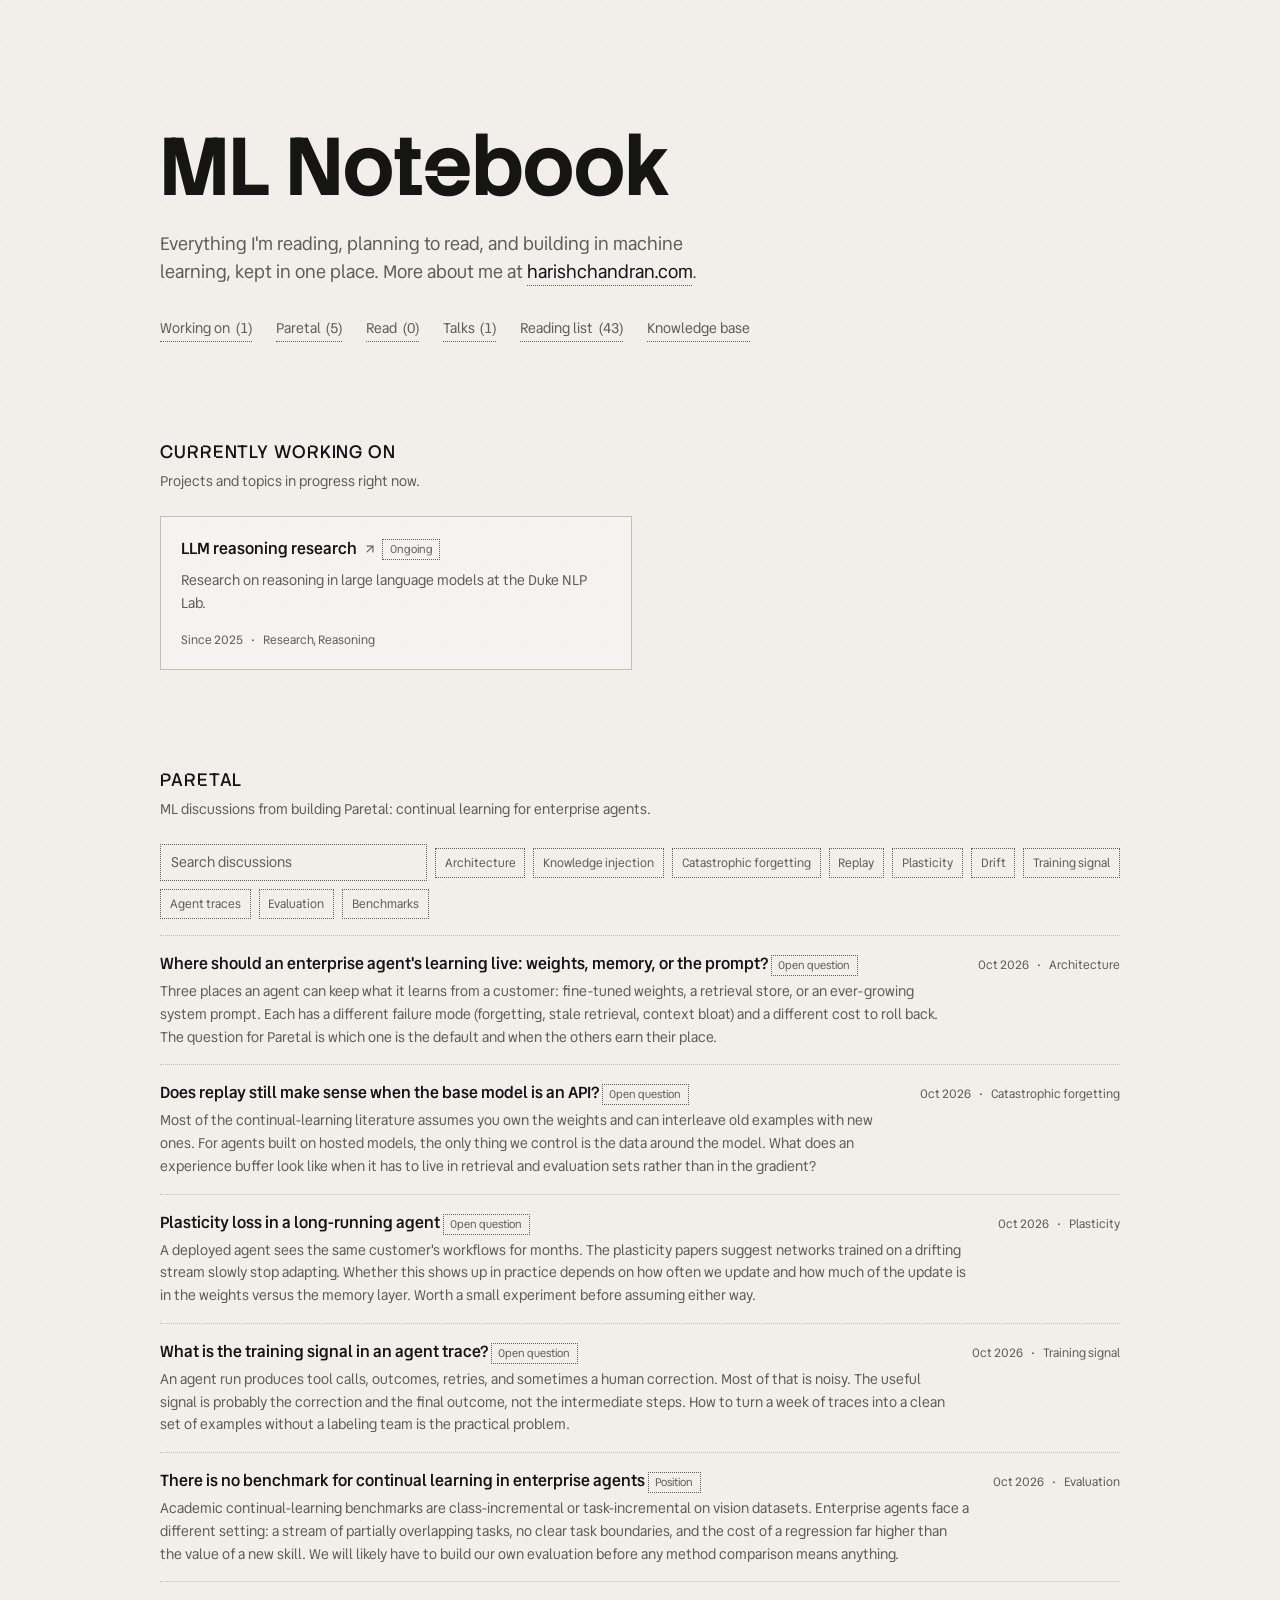
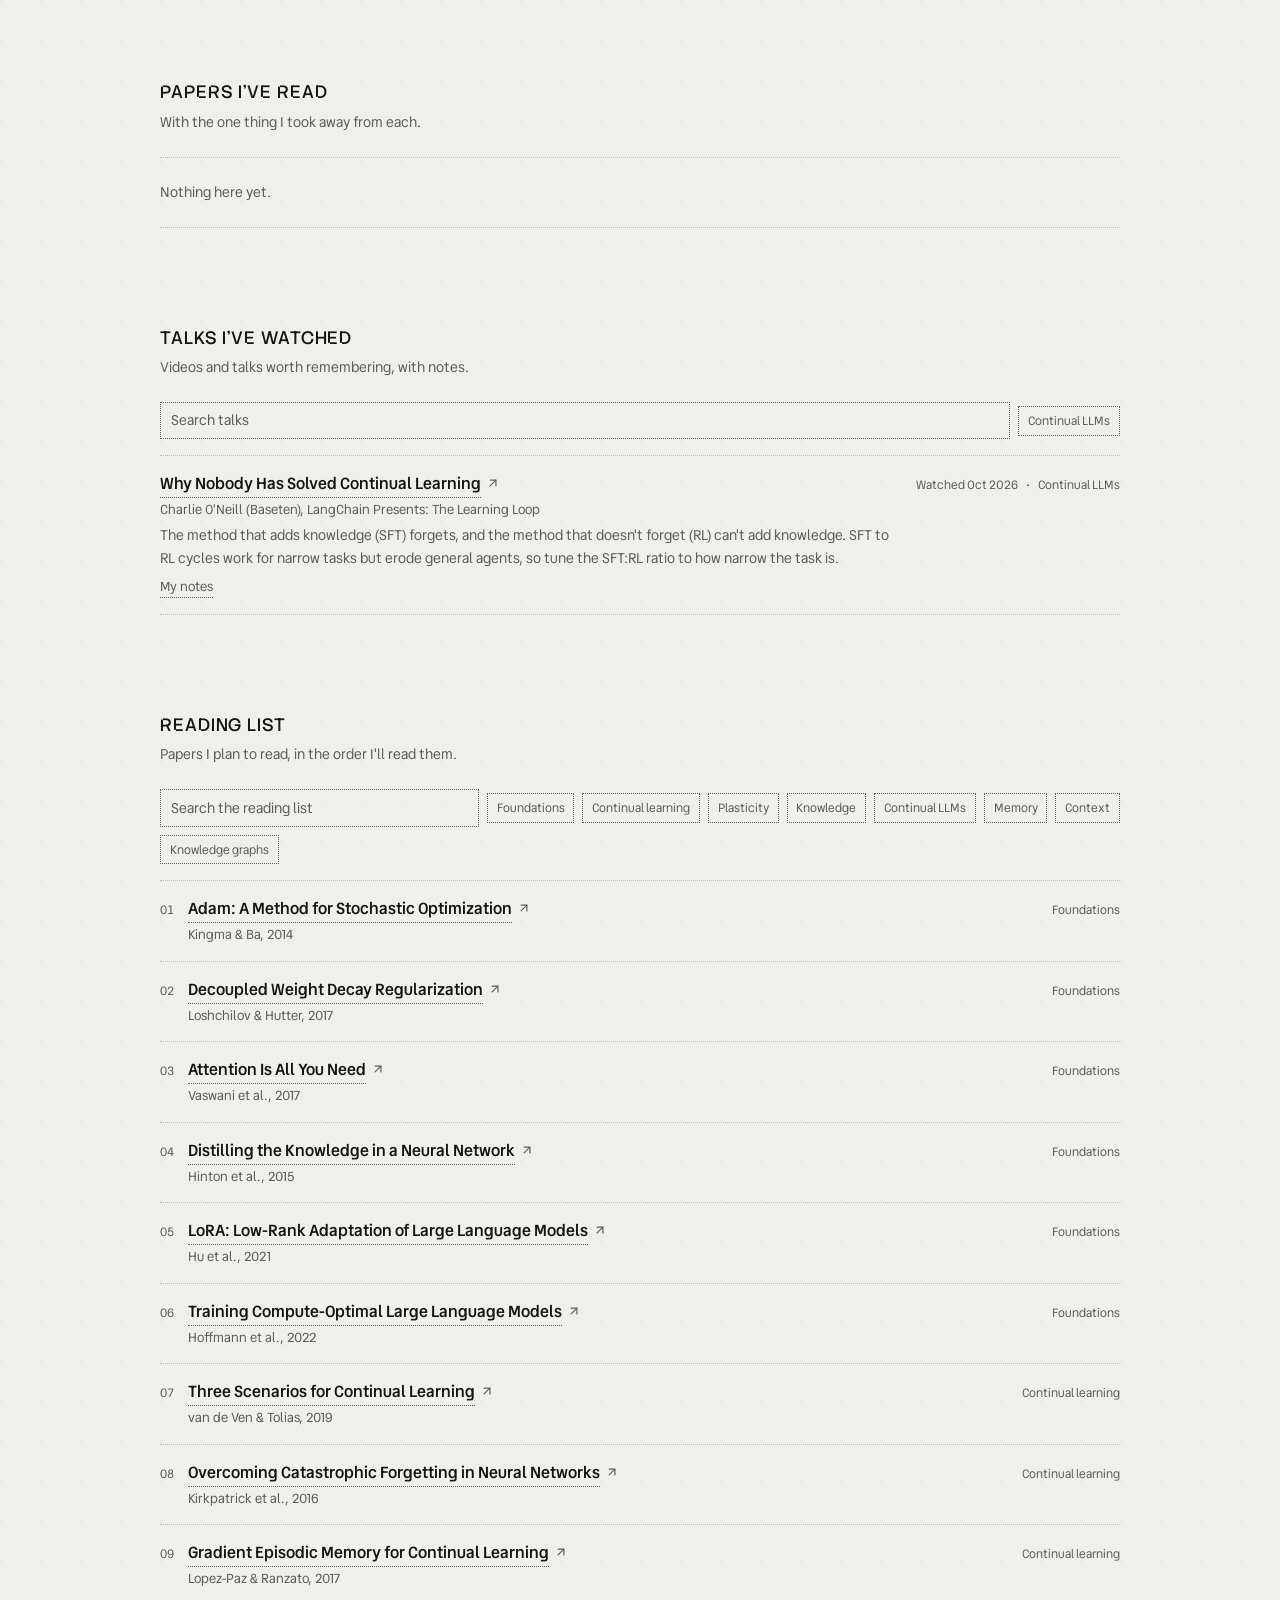
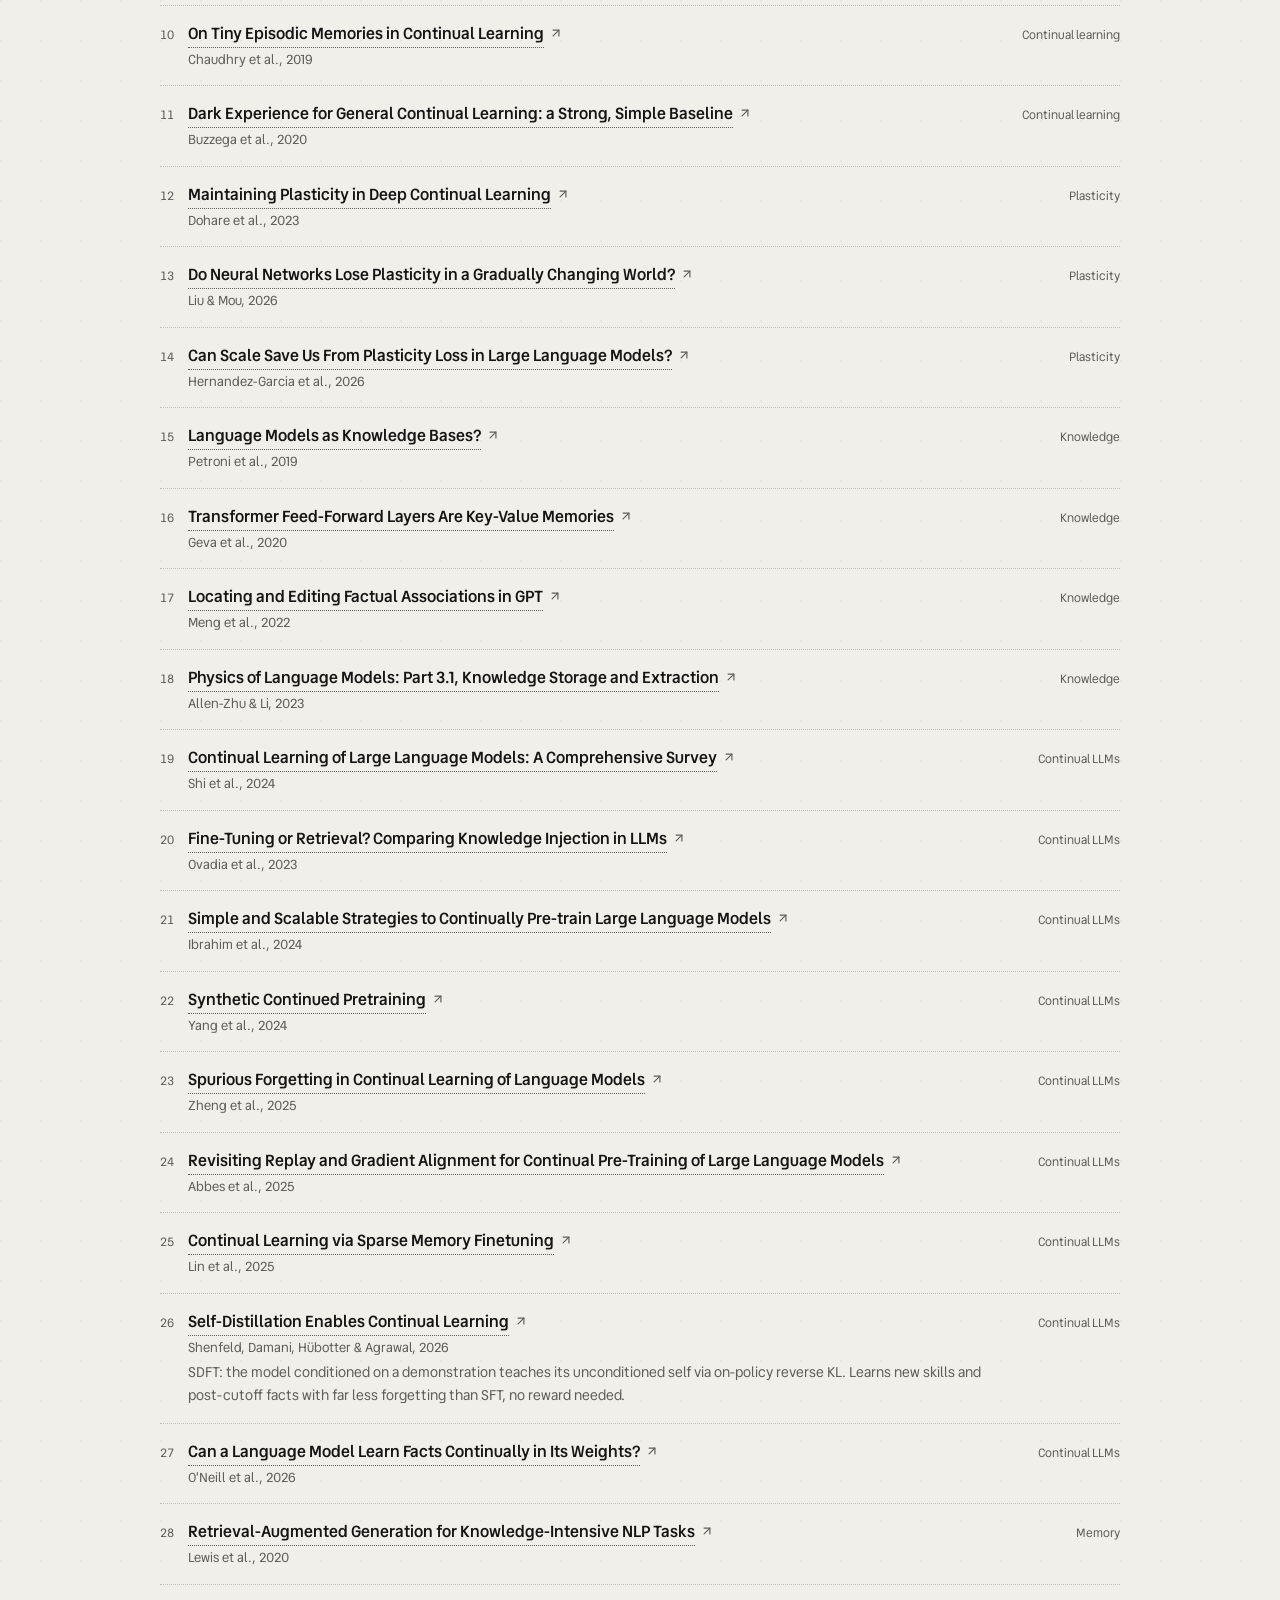
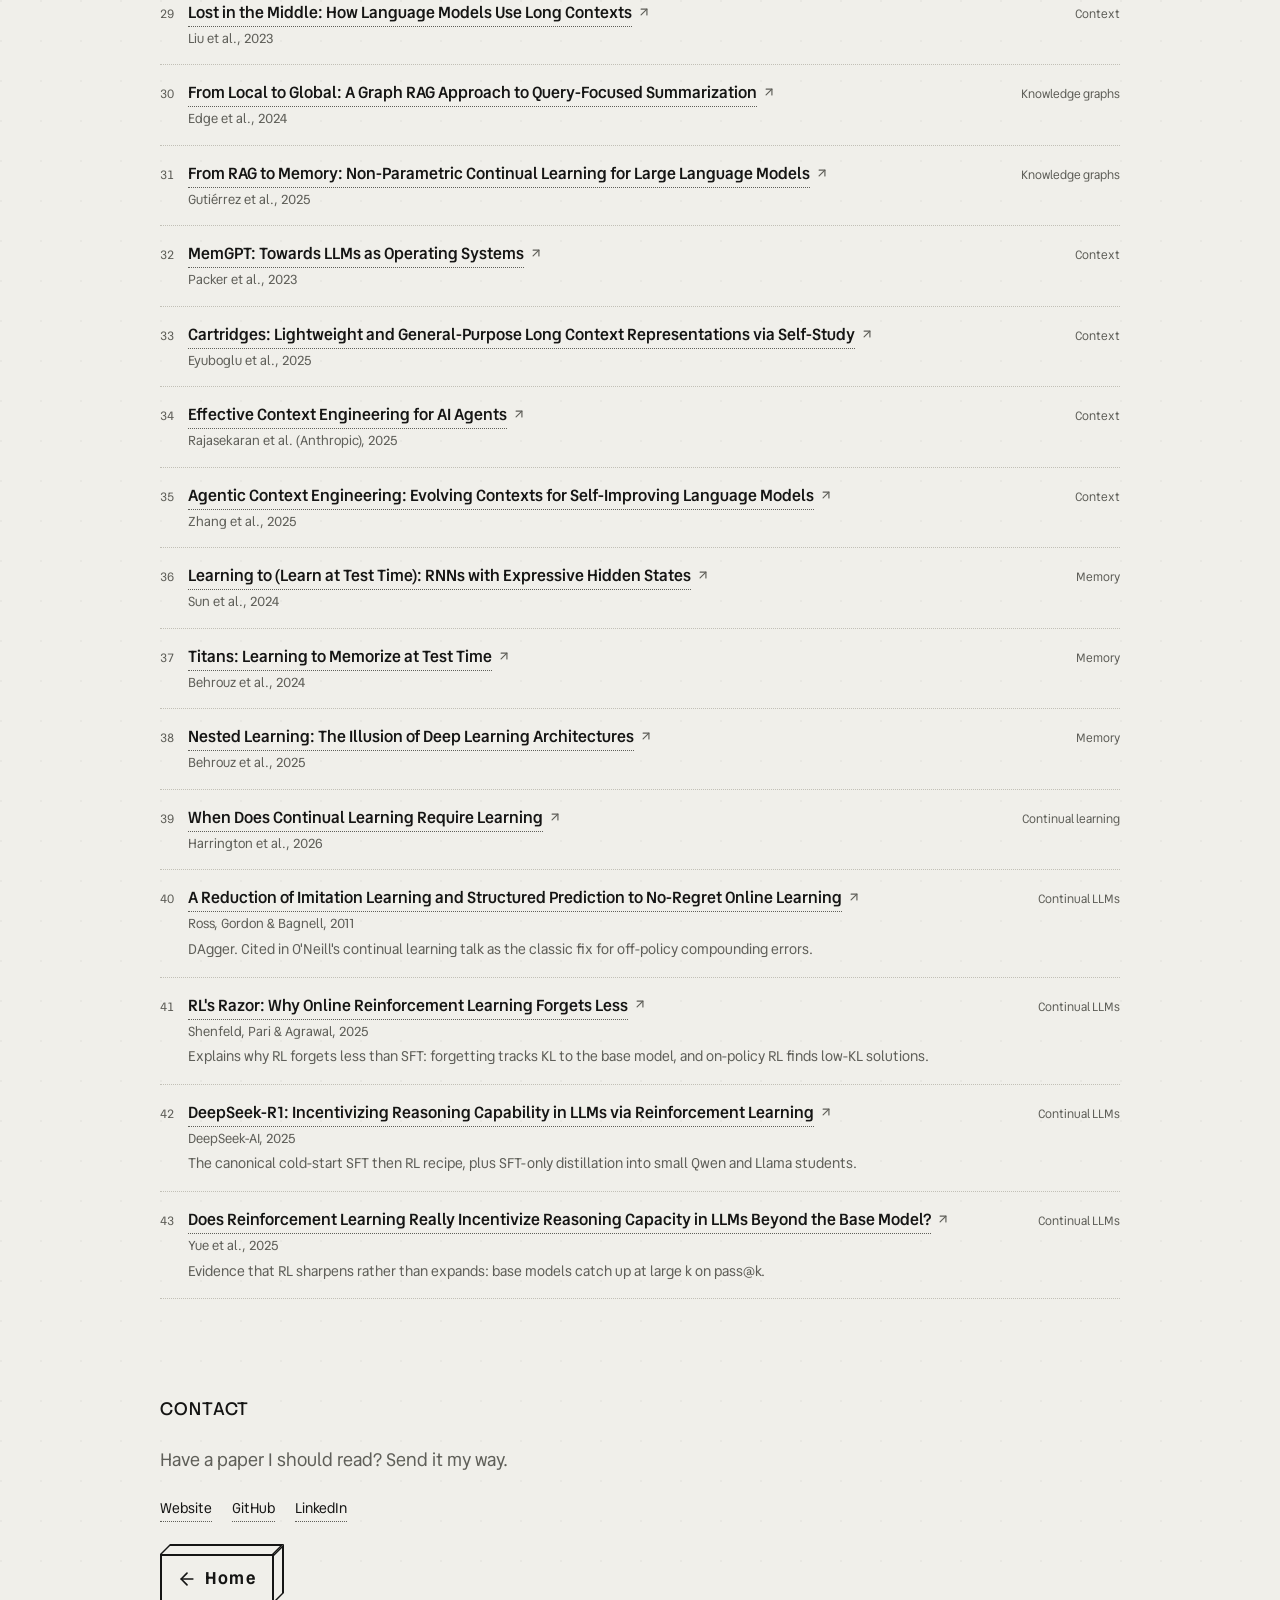
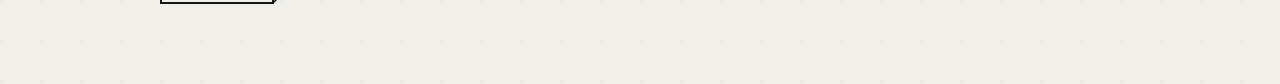
<file: index.html>
<!doctype html>
<html lang="en">
  <head>
    <meta charset="utf-8" />
    <meta name="viewport" content="width=device-width, initial-scale=1" />
    <title>ML Notebook | Harish Chandran</title>
    <meta
      name="description"
      content="Papers Harish Chandran has read, papers on the reading list, the machine learning work in progress, and discussion notes on continual learning for enterprise agents at Paretal."
    />
    <script>
      // Set the theme before paint to avoid a flash.
      (function () {
        var theme = null;
        try {
          theme = localStorage.getItem("theme");
        } catch (e) {}
        if (!theme) {
          theme = window.matchMedia("(prefers-color-scheme: dark)").matches ? "dark" : "light";
        }
        if (theme === "dark") document.documentElement.classList.add("dark");
      })();
    </script>
    <link rel="preconnect" href="https://fonts.googleapis.com" />
    <link rel="preconnect" href="https://fonts.gstatic.com" crossorigin />
    <link
      rel="stylesheet"
      href="https://fonts.googleapis.com/css2?family=Stack+Sans+Notch:wght@400;700&family=Vend+Sans:wght@400;500;600;700&display=swap"
    />
    <link rel="stylesheet" href="assets/style.css" />
  </head>
  <body>
    <button class="theme-toggle" type="button" aria-label="Toggle dark mode">
      <svg class="icon-moon" viewBox="0 0 24 24" fill="none" stroke="currentColor" stroke-width="2" stroke-linecap="round" stroke-linejoin="round" aria-hidden="true">
        <path d="M12 3a6 6 0 0 0 9 9 9 9 0 1 1-9-9Z" />
      </svg>
      <svg class="icon-sun" viewBox="0 0 24 24" fill="none" stroke="currentColor" stroke-width="2" stroke-linecap="round" stroke-linejoin="round" aria-hidden="true">
        <circle cx="12" cy="12" r="4" />
        <path d="M12 2v2M12 20v2M4.93 4.93l1.41 1.41M17.66 17.66l1.41 1.41M2 12h2M20 12h2M6.34 17.66l-1.41 1.41M19.07 4.93l-1.41 1.41" />
      </svg>
    </button>

    <main>
      <div class="grid-bg"></div>

      <div class="container">
        <header class="hero fade">
          <h1>ML Notebook</h1>
          <p>
            Everything I'm reading, planning to read, and building in machine learning, kept in one place.
            More about me at <a href="https://harishchandran.com">harishchandran.com</a>.
          </p>
          <nav class="jump" aria-label="Sections">
            <a href="#working-on">Working on<span class="count" data-count="working-on"></span></a>
            <a href="#paretal">Paretal<span class="count" data-count="paretal"></span></a>
            <a href="#read">Read<span class="count" data-count="read"></span></a>
            <a href="#talks">Talks<span class="count" data-count="talks"></span></a>
            <a href="#to-read">Reading list<span class="count" data-count="to-read"></span></a>
            <a href="kb.html">Knowledge base</a>
          </nav>
        </header>

        <section id="working-on" class="fade" style="animation-delay: 0.1s">
          <div class="section-head">
            <div>
              <h2>Currently working on</h2>
              <p class="section-sub">Projects and topics in progress right now.</p>
            </div>
          </div>
          <div class="cards" data-list="working-on"></div>
        </section>

        <section id="paretal" class="fade" style="animation-delay: 0.2s">
          <div class="section-head">
            <div>
              <h2>Paretal</h2>
              <p class="section-sub">
                ML discussions from building <a href="https://paretal.com">Paretal</a>: continual learning for enterprise agents.
              </p>
            </div>
          </div>
          <div class="filters" data-filters="paretal">
            <input class="search" type="search" placeholder="Search discussions" aria-label="Search Paretal discussions" />
          </div>
          <ul class="rows" data-list="paretal"></ul>
        </section>

        <section id="read" class="fade" style="animation-delay: 0.3s">
          <div class="section-head">
            <div>
              <h2>Papers I've read</h2>
              <p class="section-sub">With the one thing I took away from each.</p>
            </div>
          </div>
          <div class="filters" data-filters="read">
            <input class="search" type="search" placeholder="Search title, author, takeaway" aria-label="Search papers I've read" />
          </div>
          <ul class="rows" data-list="read"></ul>
        </section>

        <section id="talks" class="fade" style="animation-delay: 0.35s">
          <div class="section-head">
            <div>
              <h2>Talks I've watched</h2>
              <p class="section-sub">Videos and talks worth remembering, with notes.</p>
            </div>
          </div>
          <div class="filters" data-filters="talks">
            <input class="search" type="search" placeholder="Search talks" aria-label="Search talks I've watched" />
          </div>
          <ul class="rows" data-list="talks"></ul>
        </section>

        <section id="to-read" class="fade" style="animation-delay: 0.4s">
          <div class="section-head">
            <div>
              <h2>Reading list</h2>
              <p class="section-sub">Papers I plan to read, in the order I'll read them.</p>
            </div>
          </div>
          <div class="filters" data-filters="to-read">
            <input class="search" type="search" placeholder="Search the reading list" aria-label="Search the reading list" />
          </div>
          <ul class="rows" data-list="to-read"></ul>
        </section>

        <footer>
          <h2>Contact</h2>
          <p>Have a paper I should read? Send it my way.</p>
          <div class="links">
            <a href="https://harishchandran.com">Website</a>
            <a href="https://github.com/h-chandran">GitHub</a>
            <a href="https://linkedin.com/in/harish-chandran-usa">LinkedIn</a>
          </div>
          <a class="btn cube" href="https://harishchandran.com" aria-label="Back to harishchandran.com">
            <div class="bg-top"><div class="bg-inner"></div></div>
            <div class="bg-right"><div class="bg-inner"></div></div>
            <div class="bg"><div class="bg-inner"></div></div>
            <div class="text">
              <svg viewBox="0 0 24 24" fill="none" stroke="currentColor" stroke-width="2" stroke-linecap="round" stroke-linejoin="round" aria-hidden="true">
                <path d="m12 19-7-7 7-7" />
                <path d="M19 12H5" />
              </svg>
              Home
            </div>
          </a>
        </footer>
      </div>
    </main>

    <script src="assets/app.js"></script>
  </body>
</html>
</file>
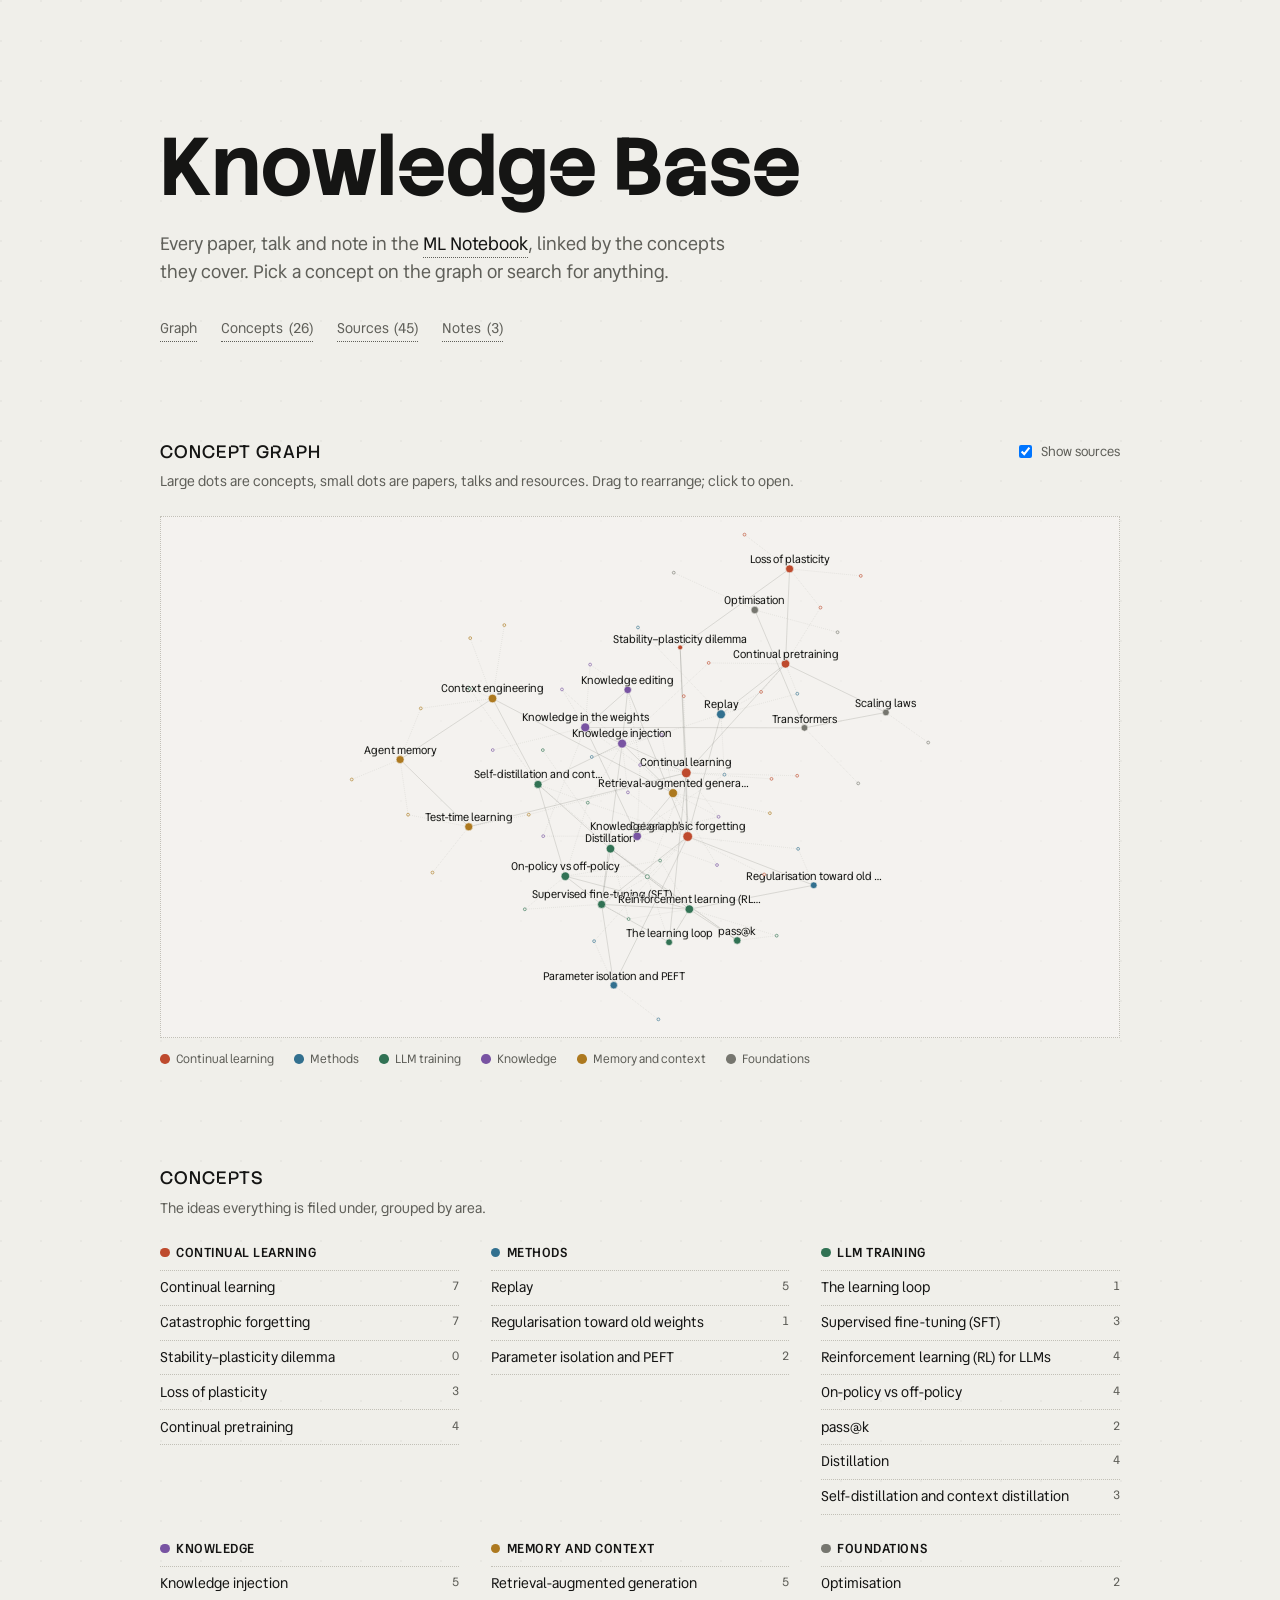
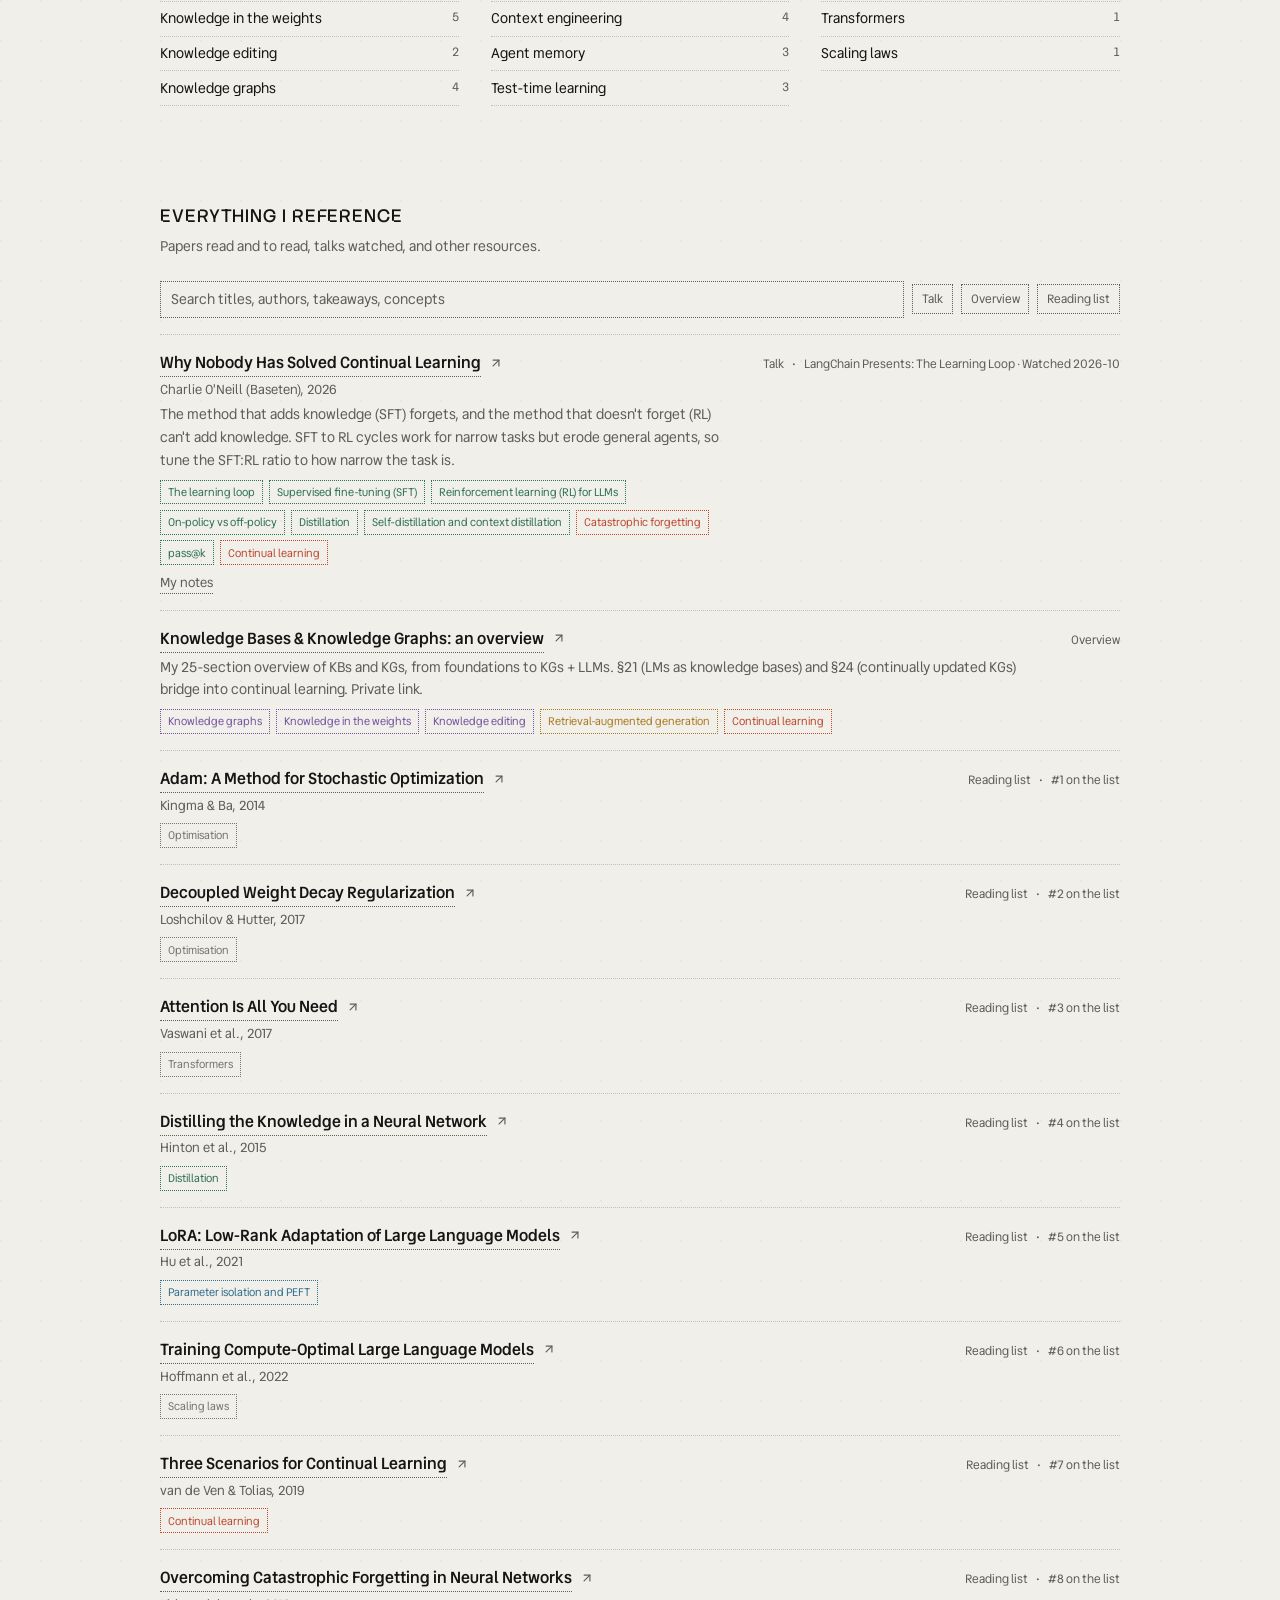
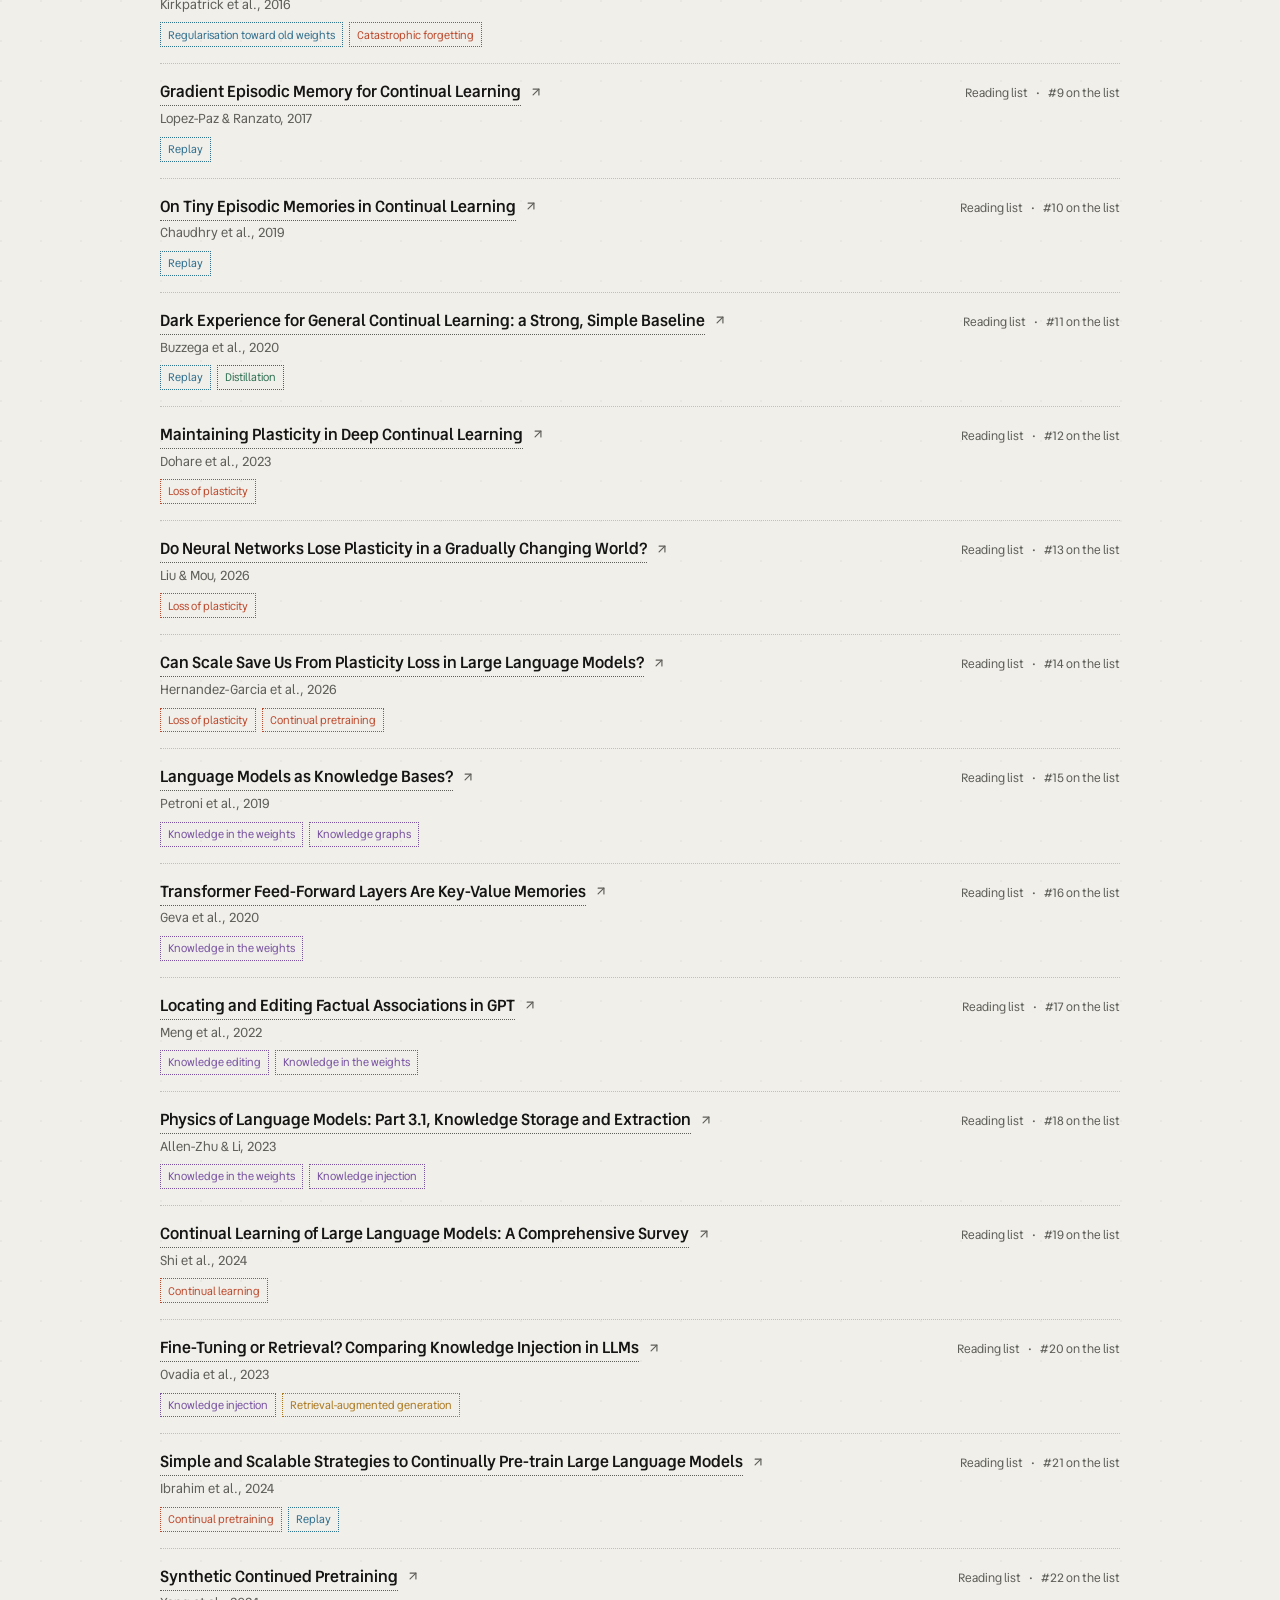
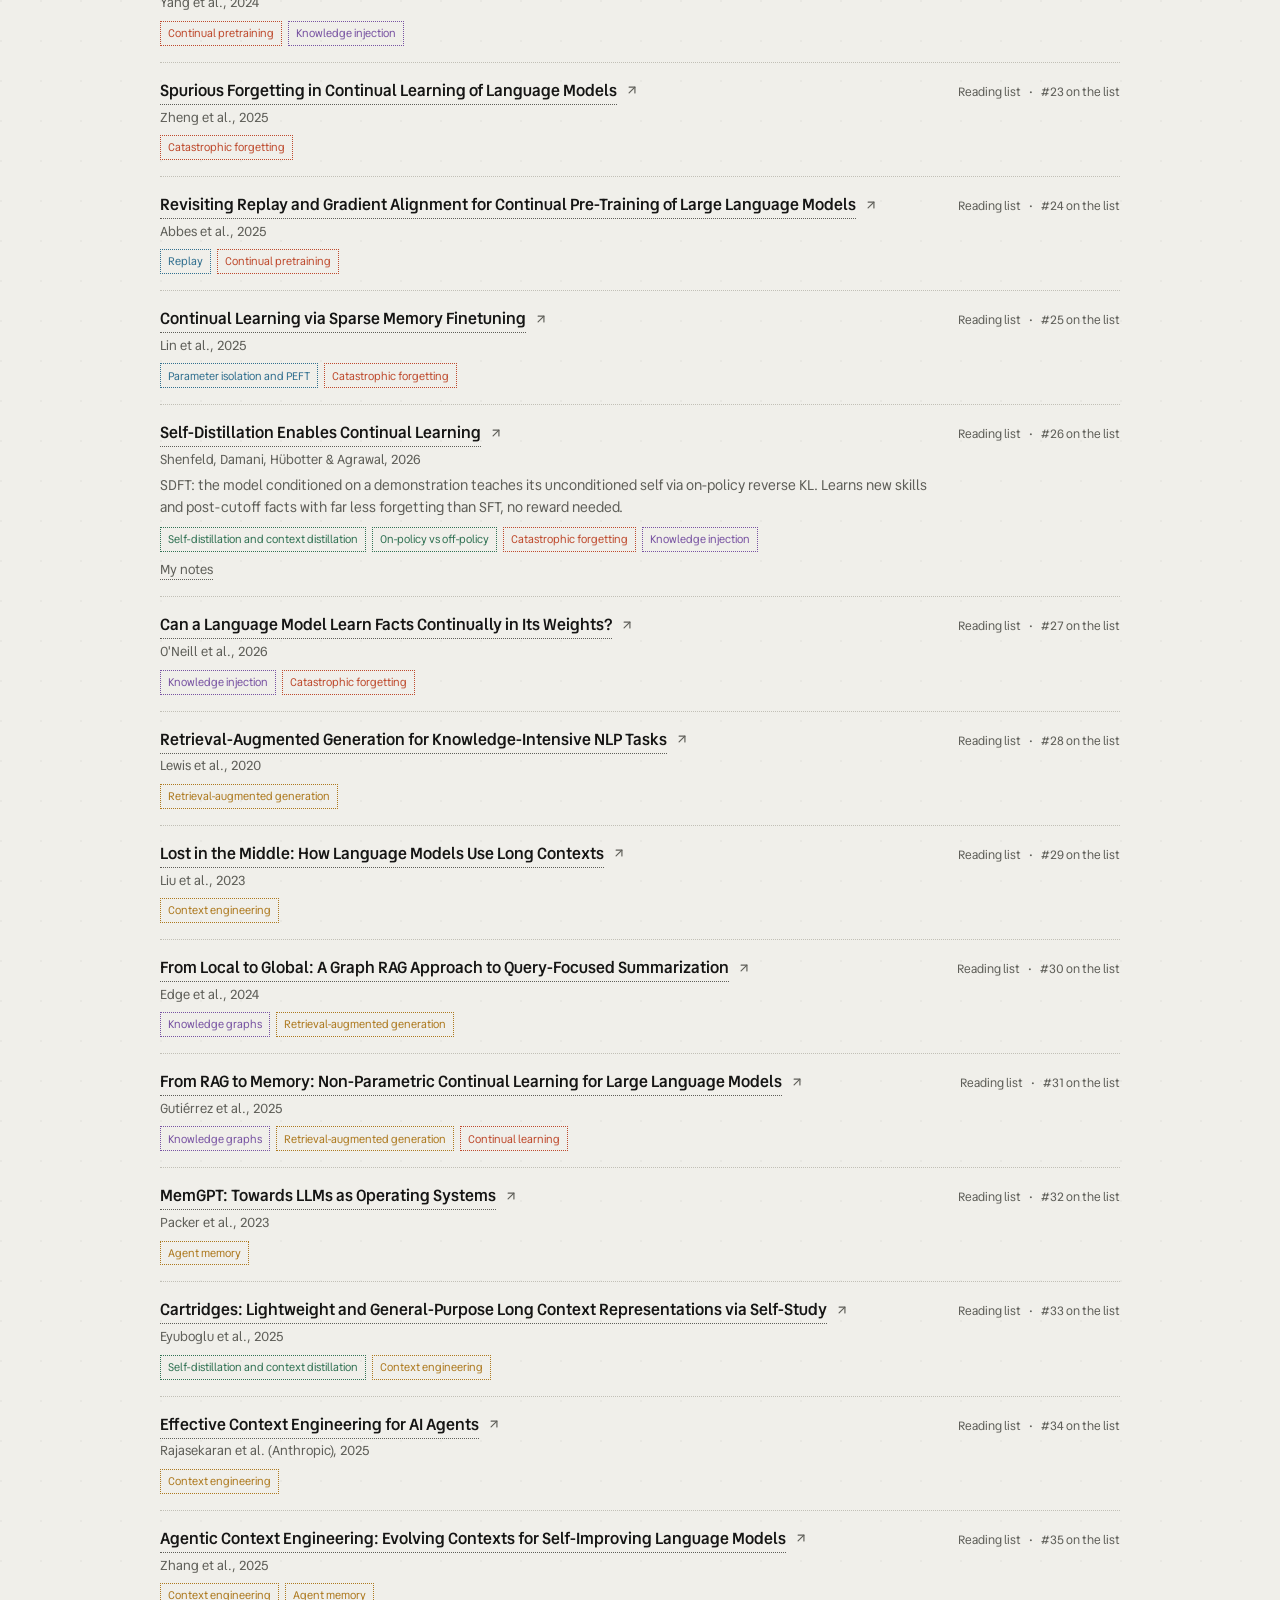
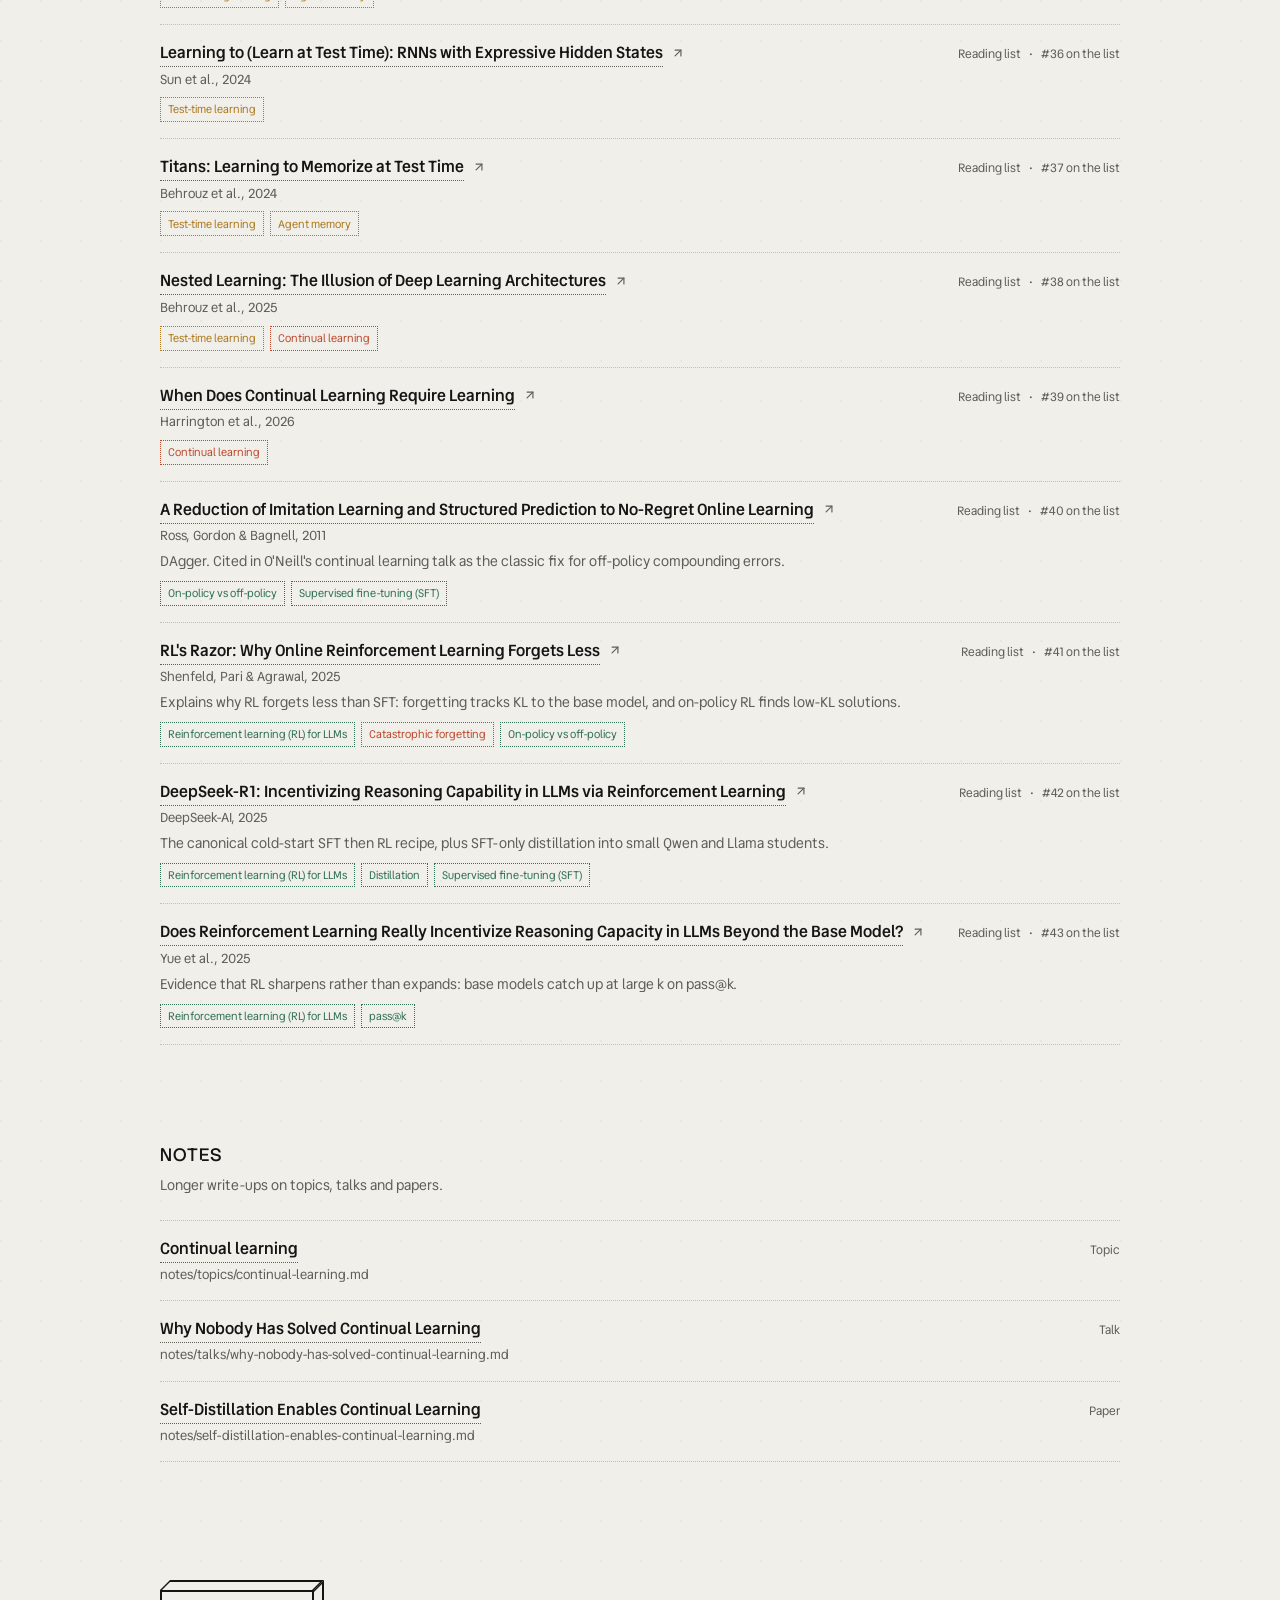
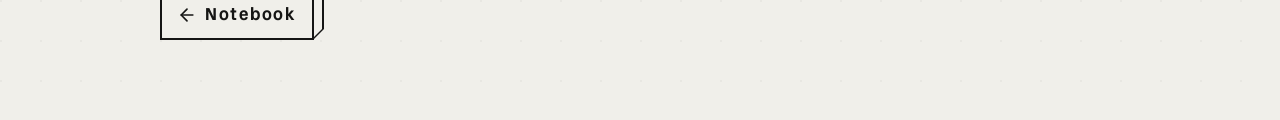
<file: kb.html>
<!doctype html>
<html lang="en">
  <head>
    <meta charset="utf-8" />
    <meta name="viewport" content="width=device-width, initial-scale=1" />
    <title>Knowledge Base | ML Notebook</title>
    <meta
      name="description"
      content="Every paper, talk and note in Harish Chandran's ML notebook, linked by the concepts they cover."
    />
    <script>
      // Set the theme before paint to avoid a flash.
      (function () {
        var theme = null;
        try {
          theme = localStorage.getItem("theme");
        } catch (e) {}
        if (!theme) {
          theme = window.matchMedia("(prefers-color-scheme: dark)").matches ? "dark" : "light";
        }
        if (theme === "dark") document.documentElement.classList.add("dark");
      })();
    </script>
    <link rel="preconnect" href="https://fonts.googleapis.com" />
    <link rel="preconnect" href="https://fonts.gstatic.com" crossorigin />
    <link
      rel="stylesheet"
      href="https://fonts.googleapis.com/css2?family=Stack+Sans+Notch:wght@400;700&family=Vend+Sans:wght@400;500;600;700&display=swap"
    />
    <link rel="stylesheet" href="assets/style.css" />
  </head>
  <body>
    <button class="theme-toggle" type="button" aria-label="Toggle dark mode">
      <svg class="icon-moon" viewBox="0 0 24 24" fill="none" stroke="currentColor" stroke-width="2" stroke-linecap="round" stroke-linejoin="round" aria-hidden="true">
        <path d="M12 3a6 6 0 0 0 9 9 9 9 0 1 1-9-9Z" />
      </svg>
      <svg class="icon-sun" viewBox="0 0 24 24" fill="none" stroke="currentColor" stroke-width="2" stroke-linecap="round" stroke-linejoin="round" aria-hidden="true">
        <circle cx="12" cy="12" r="4" />
        <path d="M12 2v2M12 20v2M4.93 4.93l1.41 1.41M17.66 17.66l1.41 1.41M2 12h2M20 12h2M6.34 17.66l-1.41 1.41M19.07 4.93l-1.41 1.41" />
      </svg>
    </button>

    <main>
      <div class="grid-bg"></div>

      <div class="container">
        <header class="hero fade">
          <h1>Knowledge Base</h1>
          <p>
            Every paper, talk and note in the <a href="./">ML Notebook</a>, linked by the concepts they cover.
            Pick a concept on the graph or search for anything.
          </p>
          <nav class="jump" aria-label="Sections">
            <a href="#graph">Graph</a>
            <a href="#concepts">Concepts<span class="count" data-count="concepts"></span></a>
            <a href="#sources">Sources<span class="count" data-count="sources"></span></a>
            <a href="#notes">Notes<span class="count" data-count="notes"></span></a>
          </nav>
        </header>

        <section id="graph" class="fade" style="animation-delay: 0.1s">
          <div class="section-head">
            <div>
              <h2>Concept graph</h2>
              <p class="section-sub">Large dots are concepts, small dots are papers, talks and resources. Drag to rearrange; click to open.</p>
            </div>
            <label class="toggle"><input type="checkbox" data-toggle="sources" checked /> Show sources</label>
          </div>
          <div class="graph-wrap">
            <svg class="graph" data-graph role="img" aria-label="Graph of concepts and the sources that cover them"></svg>
          </div>
          <div class="legend" data-legend></div>
        </section>

        <section id="detail" class="detail fade" data-detail hidden></section>

        <section id="concepts" class="fade" style="animation-delay: 0.2s">
          <div class="section-head">
            <div>
              <h2>Concepts</h2>
              <p class="section-sub">The ideas everything is filed under, grouped by area.</p>
            </div>
          </div>
          <div class="concept-groups" data-concepts></div>
        </section>

        <section id="sources" class="fade" style="animation-delay: 0.3s">
          <div class="section-head">
            <div>
              <h2>Everything I reference</h2>
              <p class="section-sub">Papers read and to read, talks watched, and other resources.</p>
            </div>
          </div>
          <div class="filters" data-filters="sources">
            <input class="search" type="search" placeholder="Search titles, authors, takeaways, concepts" aria-label="Search everything" />
          </div>
          <ul class="rows" data-list="sources"></ul>
        </section>

        <section id="notes" class="fade" style="animation-delay: 0.4s">
          <div class="section-head">
            <div>
              <h2>Notes</h2>
              <p class="section-sub">Longer write-ups on topics, talks and papers.</p>
            </div>
          </div>
          <ul class="rows" data-list="notes"></ul>
        </section>

        <footer>
          <a class="btn cube" href="./" aria-label="Back to the ML Notebook">
            <div class="bg-top"><div class="bg-inner"></div></div>
            <div class="bg-right"><div class="bg-inner"></div></div>
            <div class="bg"><div class="bg-inner"></div></div>
            <div class="text">
              <svg viewBox="0 0 24 24" fill="none" stroke="currentColor" stroke-width="2" stroke-linecap="round" stroke-linejoin="round" aria-hidden="true">
                <path d="m12 19-7-7 7-7" />
                <path d="M19 12H5" />
              </svg>
              Notebook
            </div>
          </a>
        </footer>
      </div>
    </main>

    <script src="assets/kb.js"></script>
  </body>
</html>
</file>
<file: assets/style.css>
/* Theme mirrors harishchandran.com: paper/ink palette, dotted grid, dotted rules. */

:root {
  --ink: 60 3% 8%;
  --paper: 50 17% 93%;

  --background: var(--paper);
  --foreground: var(--ink);
  --muted: 50 12% 87%;
  --muted-foreground: 60 3% 36%;
  --card: 50 17% 96%;
  --border: 50 8% 74%;
  --primary: var(--ink);
  --grid-dot: hsl(var(--foreground) / 0.18);

  --font-display: "Stack Sans Notch", system-ui, -apple-system, sans-serif;
  --font-body: "Vend Sans", system-ui, -apple-system, sans-serif;

  color-scheme: light;
}

:root.dark {
  --background: var(--ink);
  --foreground: var(--paper);
  --muted: 60 3% 14%;
  --muted-foreground: 50 10% 66%;
  --card: 60 3% 11%;
  --border: 60 3% 24%;
  --primary: var(--paper);
  --grid-dot: hsl(var(--foreground) / 0.16);

  color-scheme: dark;
}

*,
*::before,
*::after {
  box-sizing: border-box;
}

html {
  scroll-behavior: smooth;
}

body {
  margin: 0;
  min-height: 100vh;
  background-color: hsl(var(--background));
  color: hsl(var(--foreground));
  font-family: var(--font-body);
  font-size: 16px;
  line-height: 1.5;
  -webkit-font-smoothing: antialiased;
  -moz-osx-font-smoothing: grayscale;
  transition: background-color 0.3s, color 0.3s;
}

a {
  color: inherit;
  text-decoration: none;
}

main {
  position: relative;
  overflow-x: clip;
}

.grid-bg {
  pointer-events: none;
  position: absolute;
  inset: 0;
  z-index: -1;
  background-image: radial-gradient(circle at 1px 1px, var(--grid-dot) 1px, transparent 0);
  background-size: 40px 40px;
  opacity: 0.2;
}

.container {
  max-width: 64rem;
  margin: 0 auto;
  padding: 0 1.25rem;
}

@media (min-width: 768px) {
  .container {
    padding: 0 2rem;
  }
}

/* ---------- theme toggle ---------- */

.theme-toggle {
  position: fixed;
  top: 1rem;
  right: 1rem;
  z-index: 50;
  display: flex;
  align-items: center;
  justify-content: center;
  width: 2.75rem;
  height: 2.75rem;
  border: 2px dotted hsl(var(--muted-foreground));
  background: hsl(var(--background) / 0.8);
  color: hsl(var(--muted-foreground));
  backdrop-filter: blur(8px);
  cursor: pointer;
  transition: color 0.15s, border-color 0.15s;
}

.theme-toggle:hover {
  border-color: hsl(var(--foreground));
  color: hsl(var(--foreground));
}

.theme-toggle svg {
  width: 1.1rem;
  height: 1.1rem;
}

.theme-toggle .icon-sun {
  display: none;
}

:root.dark .theme-toggle .icon-sun {
  display: block;
}

:root.dark .theme-toggle .icon-moon {
  display: none;
}

/* ---------- hero ---------- */

.hero {
  padding-top: 8rem;
}

.hero h1 {
  margin: 0;
  font-family: var(--font-display);
  font-weight: 700;
  font-size: clamp(3rem, 8vw, 5.12rem);
  line-height: 0.95;
}

.hero p {
  margin: 1.5rem 0 0;
  max-width: 36rem;
  font-size: 1.125rem;
  line-height: 1.75rem;
  color: hsl(var(--muted-foreground));
}

.hero p a {
  color: hsl(var(--foreground));
  border-bottom: 1px dotted hsl(var(--muted-foreground));
}

.hero p a:hover {
  border-color: hsl(var(--foreground));
}

.jump {
  display: flex;
  flex-wrap: wrap;
  gap: 0.5rem 1.5rem;
  margin-top: 2rem;
  font-size: 0.875rem;
}

.jump a {
  color: hsl(var(--muted-foreground));
  border-bottom: 1px dotted hsl(var(--muted-foreground));
  padding-bottom: 2px;
  transition: color 0.15s, border-color 0.15s;
}

.jump a:hover {
  color: hsl(var(--foreground));
  border-color: hsl(var(--foreground));
}

.jump .count {
  margin-left: 0.35rem;
  font-variant-numeric: tabular-nums;
}

/* ---------- sections ---------- */

section {
  padding-top: 6rem;
  scroll-margin-top: 1rem;
}

.section-head {
  display: flex;
  flex-wrap: wrap;
  align-items: baseline;
  justify-content: space-between;
  gap: 1rem;
  margin-bottom: 1.5rem;
}

h2 {
  margin: 0;
  font-family: var(--font-display);
  font-weight: 400;
  font-size: 1.125rem;
  text-transform: uppercase;
  letter-spacing: 0.05em;
}

.section-sub {
  margin: 0.4rem 0 0;
  font-size: 0.875rem;
  color: hsl(var(--muted-foreground));
}

/* ---------- working-on cards ---------- */

.cards {
  display: grid;
  gap: 1rem;
  grid-template-columns: 1fr;
}

@media (min-width: 768px) {
  .cards {
    grid-template-columns: 1fr 1fr;
  }
}

.card {
  display: flex;
  flex-direction: column;
  border: 1px solid hsl(var(--border));
  background: hsl(var(--card) / 0.6);
  padding: 1.25rem;
  transition: border-color 0.15s, transform 0.2s;
}

a.card:hover {
  border-color: hsl(var(--foreground));
}

.card h3 {
  margin: 0;
  font-size: 1rem;
  font-weight: 600;
  display: flex;
  align-items: center;
  gap: 0.35rem;
}

.card p {
  margin: 0.5rem 0 0;
  font-size: 0.875rem;
  line-height: 1.625;
  color: hsl(var(--muted-foreground));
}

.card .meta {
  margin-top: auto;
  padding-top: 1rem;
}

.progress {
  margin-top: 1rem;
  height: 6px;
  border: 1px dotted hsl(var(--muted-foreground));
  position: relative;
}

.progress span {
  position: absolute;
  inset: 0 auto 0 0;
  background: hsl(var(--foreground));
}

.status {
  display: inline-block;
  font-size: 0.6875rem;
  line-height: 1;
  padding: 0.25rem 0.4rem;
  border: 1px dotted hsl(var(--muted-foreground));
  color: hsl(var(--muted-foreground));
  font-weight: 400;
  white-space: nowrap;
}

/* ---------- list rows ---------- */

.rows {
  list-style: none;
  margin: 0;
  padding: 0;
  border-top: 1px dotted hsl(var(--border));
}

.rows li {
  border-bottom: 1px dotted hsl(var(--border));
}

.row {
  display: flex;
  align-items: flex-start;
  justify-content: space-between;
  gap: 1.5rem;
  padding: 1rem 0;
}

.row-main {
  min-width: 0;
}

.row-title {
  display: block;
}

.row-title .arrow {
  display: inline-block;
  margin-left: 0.3rem;
  vertical-align: -0.05em;
}

.row-title .name {
  font-weight: 600;
  border-bottom: 1px dotted hsl(var(--muted-foreground));
  padding-bottom: 2px;
  transition: border-color 0.15s;
}

a.row:hover .name,
.row-title a.name:hover {
  border-color: hsl(var(--foreground));
}

.row-title .order {
  display: inline-block;
  min-width: 1.75rem;
  font-size: 0.75rem;
  font-variant-numeric: tabular-nums;
  color: hsl(var(--muted-foreground));
}

.numbered .row-authors,
.numbered .row-desc {
  padding-left: 1.75rem;
}

.row-title .plain {
  font-weight: 600;
}

.arrow {
  width: 0.875rem;
  height: 0.875rem;
  flex-shrink: 0;
  color: hsl(var(--muted-foreground));
}

.row-desc {
  display: block;
  margin-top: 0.25rem;
  font-size: 0.875rem;
  line-height: 1.625;
  color: hsl(var(--muted-foreground));
}

.row-authors {
  display: block;
  margin-top: 0.25rem;
  font-size: 0.8125rem;
  color: hsl(var(--muted-foreground));
}

.row-links {
  display: flex;
  gap: 1rem;
  margin-top: 0.5rem;
  font-size: 0.8125rem;
}

.row-links a {
  color: hsl(var(--muted-foreground));
  border-bottom: 1px dotted hsl(var(--muted-foreground));
}

.row-links a:hover {
  color: hsl(var(--foreground));
  border-color: hsl(var(--foreground));
}

.meta {
  flex-shrink: 0;
  white-space: nowrap;
  padding-top: 0.25rem;
  font-size: 0.75rem;
  color: hsl(var(--muted-foreground));
}

.meta .dot {
  margin: 0 0.5rem;
}

.empty {
  padding: 1.5rem 0;
  font-size: 0.875rem;
  color: hsl(var(--muted-foreground));
}

@media (max-width: 560px) {
  .row {
    flex-direction: column;
    gap: 0.5rem;
  }

  .row .meta {
    padding-top: 0;
    white-space: normal;
  }
}

/* ---------- filters ---------- */

[hidden] {
  display: none !important;
}

.filters {
  display: flex;
  flex-wrap: wrap;
  align-items: center;
  gap: 0.5rem;
  margin-bottom: 1rem;
}

.search {
  flex: 1 1 14rem;
  min-width: 0;
  font: inherit;
  font-size: 0.875rem;
  padding: 0.45rem 0.6rem;
  background: hsl(var(--background) / 0.6);
  color: hsl(var(--foreground));
  border: 1px dotted hsl(var(--muted-foreground));
  outline: none;
}

.search:focus {
  border-style: solid;
  border-color: hsl(var(--foreground));
}

.search::placeholder {
  color: hsl(var(--muted-foreground));
}

.chip {
  font: inherit;
  font-size: 0.75rem;
  padding: 0.3rem 0.55rem;
  background: transparent;
  color: hsl(var(--muted-foreground));
  border: 1px dotted hsl(var(--muted-foreground));
  cursor: pointer;
  transition: color 0.15s, border-color 0.15s, background-color 0.15s;
}

.chip:hover {
  color: hsl(var(--foreground));
  border-color: hsl(var(--foreground));
}

.chip[aria-pressed="true"] {
  background: hsl(var(--foreground));
  border: 1px solid hsl(var(--foreground));
  color: hsl(var(--background));
}

/* ---------- cube button (from the reference site) ---------- */

.btn {
  display: inline-block;
  color: hsl(var(--foreground));
  letter-spacing: 0.1em;
  font-family: var(--font-body);
  font-size: 17px;
  font-weight: 700;
  background: none;
  border: 0;
  padding: 0.7em 1em;
  cursor: pointer;
  margin-top: 2rem;
}

.cube {
  position: relative;
  transition: all 0.5s;
}

.cube .bg-top {
  position: absolute;
  bottom: 100%;
  left: 5px;
  right: -5px;
  height: 10px;
  background: hsl(var(--primary));
  transform: skew(-45deg);
  transition: all 0.4s;
}

.cube .bg-top .bg-inner {
  bottom: 0;
}

.cube .bg {
  position: absolute;
  inset: 0;
  background: hsl(var(--primary));
  transition: all 0.4s;
}

.cube .bg-right {
  position: absolute;
  z-index: 0;
  top: -5px;
  bottom: 5px;
  left: 100%;
  width: 10px;
  background: hsl(var(--primary));
  transform: skewY(-45deg);
  transition: all 0.4s;
}

.cube .bg-right .bg-inner {
  left: 0;
}

.cube .bg-inner {
  position: absolute;
  inset: 2px;
  background: hsl(var(--background));
}

.cube .text {
  position: relative;
  display: flex;
  align-items: center;
  gap: 0.5rem;
  transition: all 0.4s;
}

.cube .text svg {
  width: 1.25rem;
  height: 1.25rem;
}

.cube:hover .bg-inner {
  background: hsl(var(--primary));
  transition: all 0.4s;
}

.cube:hover .text {
  color: hsl(var(--background));
}

/* ---------- footer ---------- */

footer {
  padding: 6rem 0 5rem;
}

footer p {
  margin: 1.5rem 0 0;
  max-width: 36rem;
  font-size: 1.125rem;
  line-height: 1.75rem;
  color: hsl(var(--muted-foreground));
}

.links {
  display: flex;
  flex-wrap: wrap;
  gap: 0.5rem 1.25rem;
  margin-top: 1.5rem;
  font-size: 0.875rem;
}

.links a {
  border-bottom: 1px dotted hsl(var(--muted-foreground));
  padding-bottom: 2px;
}

.links a:hover {
  border-color: hsl(var(--foreground));
}

/* ---------- entrance ---------- */

.fade {
  opacity: 0;
  transform: translateY(8px);
  animation: fade-in 0.6s ease forwards;
}

@keyframes fade-in {
  to {
    opacity: 1;
    transform: none;
  }
}

@media (prefers-reduced-motion: reduce) {
  .fade {
    animation: none;
    opacity: 1;
    transform: none;
  }

  html {
    scroll-behavior: auto;
  }
}

/* ---------- knowledge base ---------- */

:root {
  --g0: 12 62% 46%;
  --g1: 200 48% 38%;
  --g2: 152 40% 32%;
  --g3: 268 32% 48%;
  --g4: 38 70% 40%;
  --g5: 60 3% 45%;
}

:root.dark {
  --g0: 12 70% 64%;
  --g1: 200 55% 64%;
  --g2: 152 42% 56%;
  --g3: 268 45% 72%;
  --g4: 38 70% 60%;
  --g5: 50 8% 62%;
}

.g0 { --g: var(--g0); }
.g1 { --g: var(--g1); }
.g2 { --g: var(--g2); }
.g3 { --g: var(--g3); }
.g4 { --g: var(--g4); }
.g5 { --g: var(--g5); }

.swatch {
  display: inline-block;
  width: 0.6rem;
  height: 0.6rem;
  margin-right: 0.4rem;
  border-radius: 50%;
  background: hsl(var(--g, var(--muted-foreground)));
}

.toggle {
  display: inline-flex;
  align-items: center;
  gap: 0.4rem;
  font-size: 0.8125rem;
  color: hsl(var(--muted-foreground));
  cursor: pointer;
}

.graph-wrap {
  border: 1px dotted hsl(var(--border));
  background: hsl(var(--card) / 0.5);
}

.graph {
  display: block;
  width: 100%;
  height: 520px;
  touch-action: none;
  user-select: none;
}

@media (max-width: 560px) {
  .graph {
    height: 420px;
  }
}

.edge {
  stroke: hsl(var(--muted-foreground));
  stroke-width: 1;
  opacity: 0.45;
  transition: opacity 0.2s;
}

.edge-source {
  stroke-dasharray: 2 3;
  opacity: 0.3;
}

.edge.dim {
  opacity: 0.06;
}

.node {
  cursor: pointer;
  transition: opacity 0.2s;
}

.node circle {
  fill: hsl(var(--g, var(--muted-foreground)));
  stroke: hsl(var(--background));
  stroke-width: 1.5;
}

.node-source circle {
  fill: hsl(var(--background));
  stroke: hsl(var(--g, var(--muted-foreground)));
  stroke-width: 1.5;
}

.node text {
  font-family: var(--font-body);
  font-size: var(--label, 11px);
  text-anchor: middle;
  fill: hsl(var(--foreground));
  paint-order: stroke;
  stroke: hsl(var(--background));
  stroke-width: 3px;
  pointer-events: none;
}

.node:hover circle,
.node:focus-visible circle,
.node.selected circle {
  stroke: hsl(var(--foreground));
  stroke-width: 2.5;
}

.node:focus {
  outline: none;
}

.node.dim {
  opacity: 0.15;
}

.legend {
  display: flex;
  flex-wrap: wrap;
  gap: 0.4rem 1.25rem;
  margin-top: 0.75rem;
  font-size: 0.75rem;
  color: hsl(var(--muted-foreground));
}

.legend span {
  display: inline-flex;
  align-items: center;
}

.concept-groups {
  display: grid;
  gap: 1.5rem 2rem;
  grid-template-columns: repeat(auto-fill, minmax(14rem, 1fr));
}

.concept-group h3 {
  display: flex;
  align-items: center;
  margin: 0 0 0.5rem;
  font-size: 0.8125rem;
  font-weight: 600;
  text-transform: uppercase;
  letter-spacing: 0.04em;
}

.concept-group ul {
  list-style: none;
  margin: 0;
  padding: 0;
  border-top: 1px dotted hsl(var(--border));
}

.concept-group li {
  display: flex;
  justify-content: space-between;
  gap: 1rem;
  padding: 0.4rem 0;
  border-bottom: 1px dotted hsl(var(--border));
  font-size: 0.875rem;
}

.concept-group li a:hover {
  text-decoration: underline dotted;
}

.concept-group .count {
  font-size: 0.75rem;
  font-variant-numeric: tabular-nums;
  color: hsl(var(--muted-foreground));
}

.row-chips {
  display: flex;
  flex-wrap: wrap;
  gap: 0.35rem;
  margin-top: 0.5rem;
}

.concept-chip {
  font-size: 0.6875rem;
  padding: 0.2rem 0.45rem;
  border-color: hsl(var(--g, var(--muted-foreground)));
  color: hsl(var(--g, var(--muted-foreground)));
}

.concept-chip:hover {
  color: hsl(var(--foreground));
}

.row-title .ext {
  display: inline-block;
  vertical-align: -0.05em;
}

.detail {
  margin-top: 3rem;
  padding: 1.5rem;
  border: 1px solid hsl(var(--border));
  background: hsl(var(--card) / 0.7);
}

@media (min-width: 768px) {
  .detail {
    padding: 2rem 2.25rem;
  }
}

.detail-head {
  display: flex;
  justify-content: space-between;
  align-items: center;
}

.detail-head .status.g0,
.detail-head .status.g1,
.detail-head .status.g2,
.detail-head .status.g3,
.detail-head .status.g4,
.detail-head .status.g5 {
  color: hsl(var(--g));
  border-color: hsl(var(--g));
}

.detail .close {
  font-size: 1.5rem;
  line-height: 1;
  color: hsl(var(--muted-foreground));
}

.detail .close:hover {
  color: hsl(var(--foreground));
}

.detail-title {
  margin: 0.9rem 0 0;
  font-family: var(--font-display);
  font-weight: 700;
  font-size: clamp(1.5rem, 4vw, 2.25rem);
  text-transform: none;
  letter-spacing: 0;
  line-height: 1.15;
}

.detail-title a {
  border-bottom: 1px dotted hsl(var(--muted-foreground));
}

.detail-summary {
  margin: 0.75rem 0 0;
  max-width: 44rem;
  font-size: 1rem;
  line-height: 1.7;
  color: hsl(var(--muted-foreground));
}

.detail-sub {
  margin: 1.75rem 0 0.5rem;
  font-size: 0.75rem;
  font-weight: 600;
  text-transform: uppercase;
  letter-spacing: 0.05em;
  color: hsl(var(--muted-foreground));
}

/* ---------- rendered notes ---------- */

.prose {
  max-width: 46rem;
  font-size: 0.9375rem;
  line-height: 1.7;
}

.prose h2,
.prose h3,
.prose h4 {
  font-family: var(--font-body);
  text-transform: none;
  letter-spacing: 0;
  line-height: 1.3;
}

.prose h2 {
  margin: 1.5rem 0 0.5rem;
  font-family: var(--font-display);
  font-weight: 700;
  font-size: 1.6rem;
}

.prose h3 {
  margin: 2rem 0 0.5rem;
  font-size: 1.125rem;
  font-weight: 600;
}

.prose h4 {
  margin: 1.5rem 0 0.4rem;
  font-size: 1rem;
  font-weight: 600;
}

.prose p,
.prose ul,
.prose ol {
  margin: 0.6rem 0;
}

.prose ul,
.prose ol {
  padding-left: 1.25rem;
}

.prose li {
  margin: 0.3rem 0;
}

.prose a {
  border-bottom: 1px dotted hsl(var(--muted-foreground));
}

.prose a:hover {
  border-color: hsl(var(--foreground));
}

.prose code {
  font-size: 0.85em;
  padding: 0.1em 0.3em;
  background: hsl(var(--muted));
}

.prose pre {
  overflow-x: auto;
  padding: 0.9rem 1rem;
  background: hsl(var(--muted));
  font-size: 0.8125rem;
  line-height: 1.5;
}

.prose pre code {
  padding: 0;
  background: none;
}

.prose blockquote {
  margin: 1rem 0;
  padding: 0.25rem 1rem;
  border-left: 2px dotted hsl(var(--muted-foreground));
  color: hsl(var(--muted-foreground));
}

.prose hr {
  margin: 2rem 0;
  border: 0;
  border-top: 1px dotted hsl(var(--border));
}

.table-wrap {
  overflow-x: auto;
  margin: 1rem 0;
}

.prose table {
  width: 100%;
  border-collapse: collapse;
  font-size: 0.875rem;
}

.prose th,
.prose td {
  padding: 0.5rem 0.75rem 0.5rem 0;
  border-bottom: 1px dotted hsl(var(--border));
  text-align: left;
  vertical-align: top;
}

.prose th {
  font-weight: 600;
}
</file>
